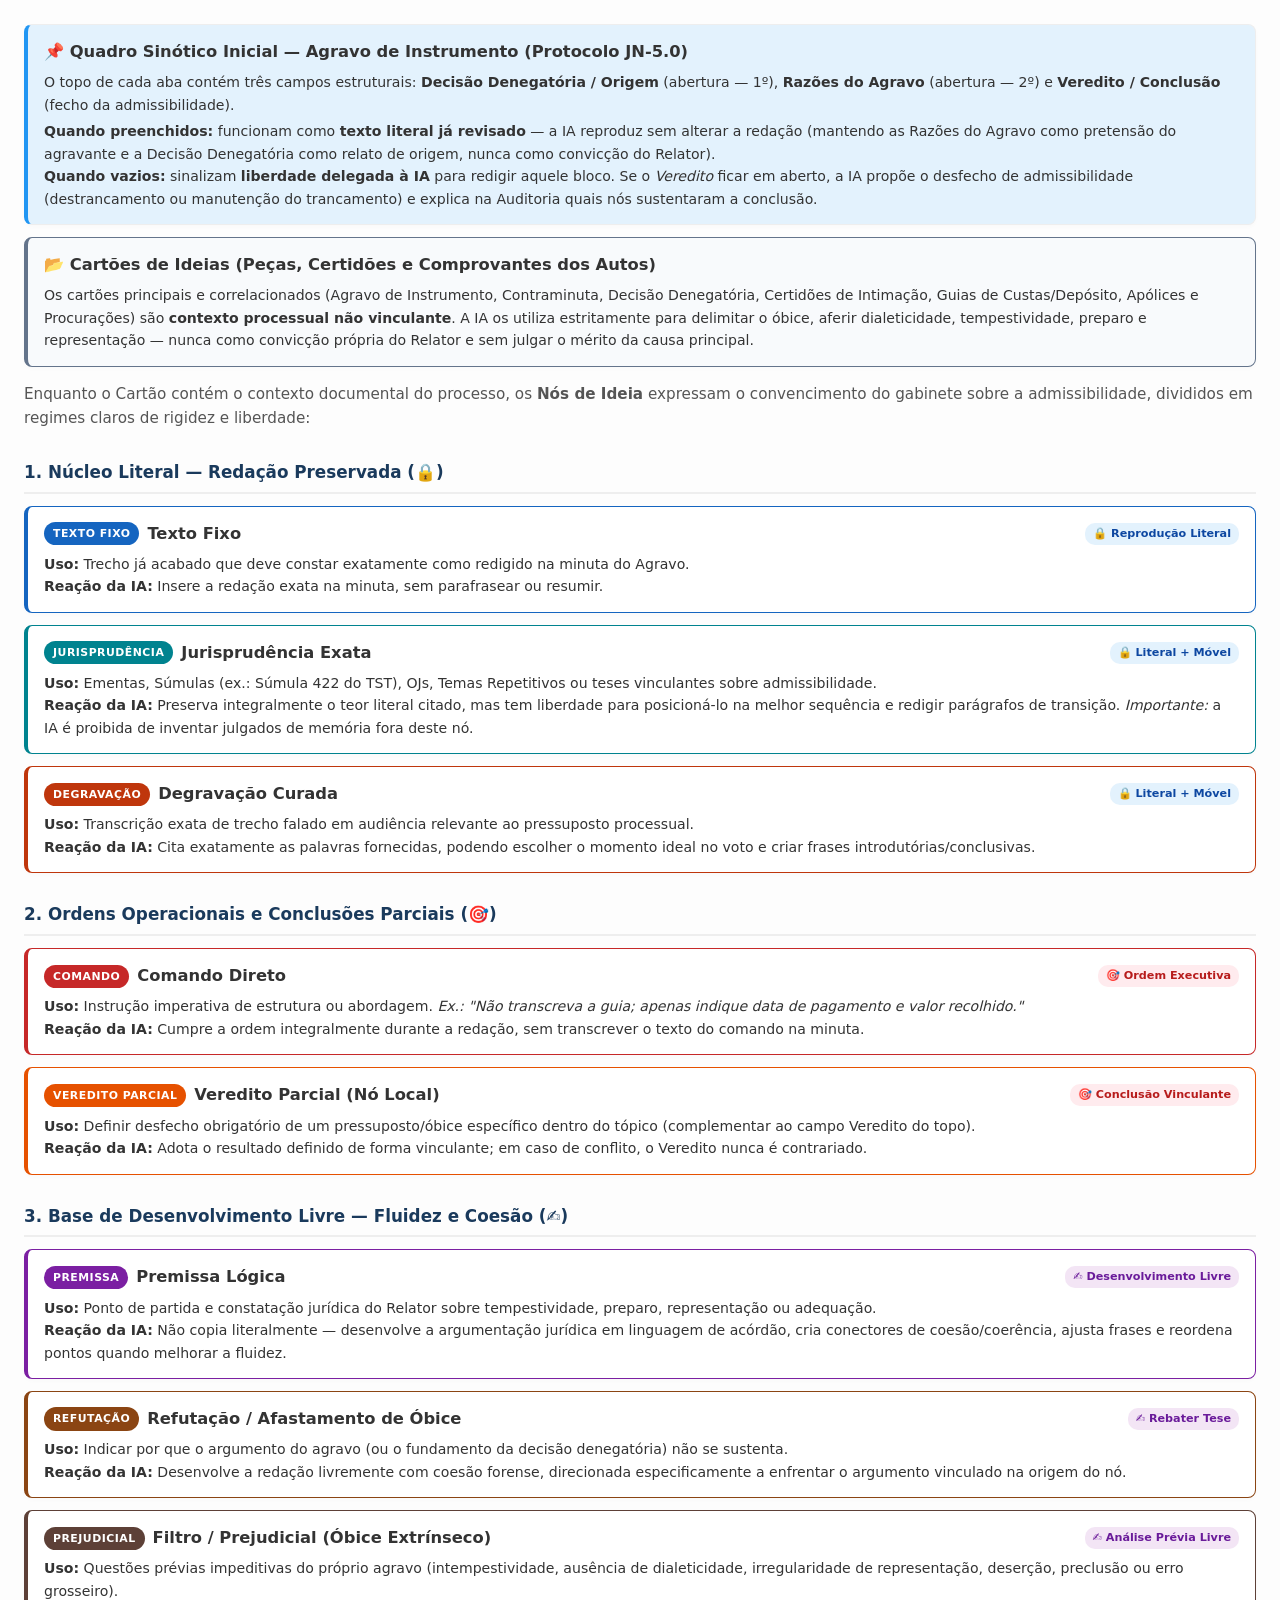
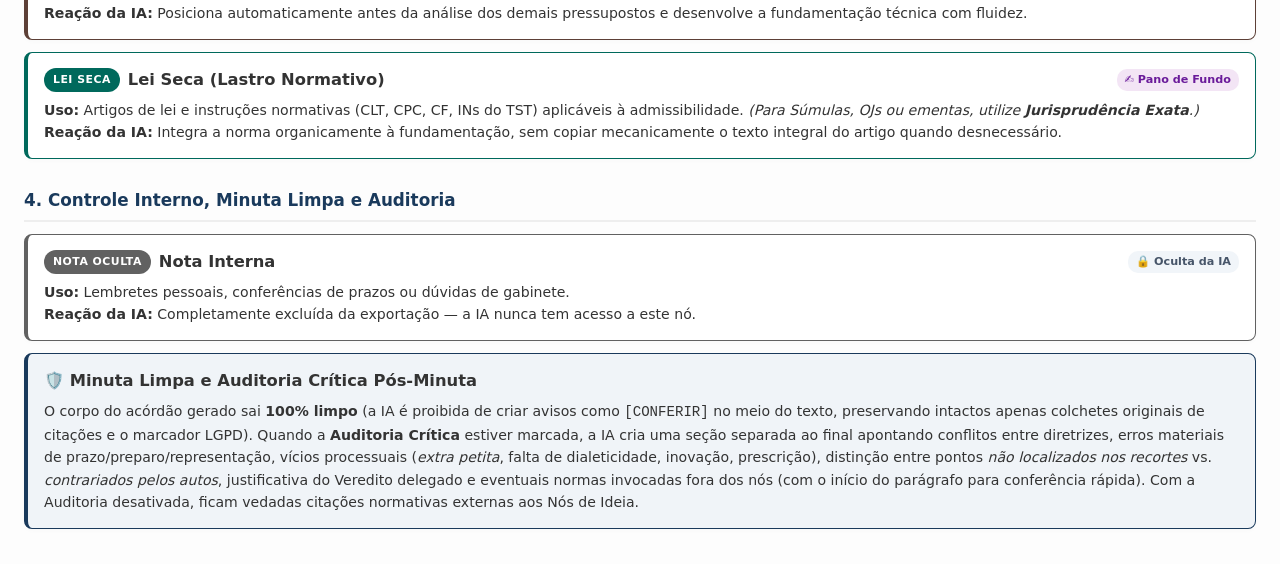
<file: agravo/ai_guia-ia.html>
<!DOCTYPE html>
<html lang="pt-BR">
<head>
    <meta charset="UTF-8">
    <style>
        body { font-family: 'Segoe UI', system-ui, sans-serif; color: #333; line-height: 1.6; padding: 24px; margin: 0; background: #fdfdfd; }
        p.intro { font-size: 0.95rem; color: #555; margin-bottom: 20px; }
        .guide-section { background: white; border: 1px solid #eee; border-left: 4px solid #ccc; padding: 14px 16px; border-radius: 8px; margin-bottom: 12px; box-shadow: 0 2px 4px rgba(0,0,0,0.02); }
        .guide-title { margin-top: 0; font-size: 1.02rem; display: flex; align-items: center; gap: 8px; flex-wrap: wrap; margin-bottom: 6px; }
        .badge { font-size: 0.68rem; padding: 3px 9px; border-radius: 12px; color: white; font-weight: bold; text-transform: uppercase; letter-spacing: 0.5px; }
        .regime-tag { font-size: 0.7rem; padding: 2px 8px; border-radius: 10px; font-weight: 700; margin-left: auto; }
        .r-literal { background: #e3f2fd; color: #0d47a1; }
        .r-ordem   { background: #ffebee; color: #b71c1c; }
        .r-livre   { background: #f3e5f5; color: #6a1b9a; }
        .r-oculto  { background: #f1f5f9; color: #475569; }
        .guide-section p { margin: 4px 0 0 0; font-size: 0.88rem; }

        /* Paleta Oficial do Sistema */
        .c-premissa  { border-color: #7b1fa2; } .c-premissa .badge  { background: #7b1fa2; }
        .c-comando   { border-color: #c62828; } .c-comando .badge   { background: #c62828; }
        .c-texto     { border-color: #1565c0; } .c-texto .badge     { background: #1565c0; }
        .c-juris     { border-color: #00838F; } .c-juris .badge     { background: #00838F; }
        .c-degrav    { border-color: #BF360C; } .c-degrav .badge    { background: #BF360C; }
        .c-nota      { border-color: #616161; } .c-nota .badge      { background: #616161; }
        .c-veredito  { border-color: #e65100; } .c-veredito .badge  { background: #e65100; }
        .c-fund      { border-color: #00695c; } .c-fund .badge      { background: #00695c; }
        .c-preli     { border-color: #5d4037; } .c-preli .badge     { background: #5d4037; }
        .c-refuta    { border-color: #8B4513; } .c-refuta .badge    { background: #8B4513; }
        .c-contexto  { border-color: #64748b; background: #f8fafc; }
        .c-auditoria { border-color: #1a3a5c; background: #f0f4f8; }

        h3 { margin-top: 28px; margin-bottom: 12px; font-size: 1.05rem; color: #1a3a5c; border-bottom: 2px solid #eee; padding-bottom: 6px; }
    </style>
</head>
<body>
    <div class="guide-section" style="border-left-color: #2196F3; background: #e3f2fd;">
        <h4 class="guide-title">📌 Quadro Sinótico Inicial — Agravo de Instrumento (Protocolo JN-5.0)</h4>
        <p>O topo de cada aba contém três campos estruturais: <strong>Decisão Denegatória / Origem</strong> (abertura — 1º), <strong>Razões do Agravo</strong> (abertura — 2º) e <strong>Veredito / Conclusão</strong> (fecho da admissibilidade).</p>
        <p><strong>Quando preenchidos:</strong> funcionam como <strong>texto literal já revisado</strong> — a IA reproduz sem alterar a redação (mantendo as Razões do Agravo como pretensão do agravante e a Decisão Denegatória como relato de origem, nunca como convicção do Relator).<br>
        <strong>Quando vazios:</strong> sinalizam <strong>liberdade delegada à IA</strong> para redigir aquele bloco. Se o <em>Veredito</em> ficar em aberto, a IA propõe o desfecho de admissibilidade (destrancamento ou manutenção do trancamento) e explica na Auditoria quais nós sustentaram a conclusão.</p>
    </div>

    <div class="guide-section c-contexto">
        <h4 class="guide-title">📂 Cartões de Ideias (Peças, Certidões e Comprovantes dos Autos)</h4>
        <p>Os cartões principais e correlacionados (Agravo de Instrumento, Contraminuta, Decisão Denegatória, Certidões de Intimação, Guias de Custas/Depósito, Apólices e Procurações) são <strong>contexto processual não vinculante</strong>. A IA os utiliza estritamente para delimitar o óbice, aferir dialeticidade, tempestividade, preparo e representação — nunca como convicção própria do Relator e sem julgar o mérito da causa principal.</p>
    </div>

    <p class="intro">Enquanto o Cartão contém o contexto documental do processo, os <strong>Nós de Ideia</strong> expressam o convencimento do gabinete sobre a admissibilidade, divididos em regimes claros de rigidez e liberdade:</p>

    <h3>1. Núcleo Literal — Redação Preservada (🔒)</h3>

    <div class="guide-section c-texto">
        <h4 class="guide-title"><span class="badge">Texto Fixo</span> Texto Fixo <span class="regime-tag r-literal">🔒 Reprodução Literal</span></h4>
        <p><strong>Uso:</strong> Trecho já acabado que deve constar exatamente como redigido na minuta do Agravo.<br>
        <strong>Reação da IA:</strong> Insere a redação exata na minuta, sem parafrasear ou resumir.</p>
    </div>

    <div class="guide-section c-juris">
        <h4 class="guide-title"><span class="badge">Jurisprudência</span> Jurisprudência Exata <span class="regime-tag r-literal">🔒 Literal + Móvel</span></h4>
        <p><strong>Uso:</strong> Ementas, Súmulas (ex.: Súmula 422 do TST), OJs, Temas Repetitivos ou teses vinculantes sobre admissibilidade.<br>
        <strong>Reação da IA:</strong> Preserva integralmente o teor literal citado, mas tem liberdade para posicioná-lo na melhor sequência e redigir parágrafos de transição. <em>Importante:</em> a IA é proibida de inventar julgados de memória fora deste nó.</p>
    </div>

    <div class="guide-section c-degrav">
        <h4 class="guide-title"><span class="badge">Degravação</span> Degravação Curada <span class="regime-tag r-literal">🔒 Literal + Móvel</span></h4>
        <p><strong>Uso:</strong> Transcrição exata de trecho falado em audiência relevante ao pressuposto processual.<br>
        <strong>Reação da IA:</strong> Cita exatamente as palavras fornecidas, podendo escolher o momento ideal no voto e criar frases introdutórias/conclusivas.</p>
    </div>

    <h3>2. Ordens Operacionais e Conclusões Parciais (🎯)</h3>

    <div class="guide-section c-comando">
        <h4 class="guide-title"><span class="badge">Comando</span> Comando Direto <span class="regime-tag r-ordem">🎯 Ordem Executiva</span></h4>
        <p><strong>Uso:</strong> Instrução imperativa de estrutura ou abordagem. <em>Ex.: "Não transcreva a guia; apenas indique data de pagamento e valor recolhido."</em><br>
        <strong>Reação da IA:</strong> Cumpre a ordem integralmente durante a redação, sem transcrever o texto do comando na minuta.</p>
    </div>

    <div class="guide-section c-veredito">
        <h4 class="guide-title"><span class="badge">Veredito Parcial</span> Veredito Parcial (Nó Local) <span class="regime-tag r-ordem">🎯 Conclusão Vinculante</span></h4>
        <p><strong>Uso:</strong> Definir desfecho obrigatório de um pressuposto/óbice específico dentro do tópico (complementar ao campo Veredito do topo).<br>
        <strong>Reação da IA:</strong> Adota o resultado definido de forma vinculante; em caso de conflito, o Veredito nunca é contrariado.</p>
    </div>

    <h3>3. Base de Desenvolvimento Livre — Fluidez e Coesão (✍️)</h3>

    <div class="guide-section c-premissa">
        <h4 class="guide-title"><span class="badge">Premissa</span> Premissa Lógica <span class="regime-tag r-livre">✍️ Desenvolvimento Livre</span></h4>
        <p><strong>Uso:</strong> Ponto de partida e constatação jurídica do Relator sobre tempestividade, preparo, representação ou adequação.<br>
        <strong>Reação da IA:</strong> Não copia literalmente — desenvolve a argumentação jurídica em linguagem de acórdão, cria conectores de coesão/coerência, ajusta frases e reordena pontos quando melhorar a fluidez.</p>
    </div>

    <div class="guide-section c-refuta">
        <h4 class="guide-title"><span class="badge">Refutação</span> Refutação / Afastamento de Óbice <span class="regime-tag r-livre">✍️ Rebater Tese</span></h4>
        <p><strong>Uso:</strong> Indicar por que o argumento do agravo (ou o fundamento da decisão denegatória) não se sustenta.<br>
        <strong>Reação da IA:</strong> Desenvolve a redação livremente com coesão forense, direcionada especificamente a enfrentar o argumento vinculado na origem do nó.</p>
    </div>

    <div class="guide-section c-preli">
        <h4 class="guide-title"><span class="badge">Prejudicial</span> Filtro / Prejudicial (Óbice Extrínseco) <span class="regime-tag r-livre">✍️ Análise Prévia Livre</span></h4>
        <p><strong>Uso:</strong> Questões prévias impeditivas do próprio agravo (intempestividade, ausência de dialeticidade, irregularidade de representação, deserção, preclusão ou erro grosseiro).<br>
        <strong>Reação da IA:</strong> Posiciona automaticamente antes da análise dos demais pressupostos e desenvolve a fundamentação técnica com fluidez.</p>
    </div>

    <div class="guide-section c-fund">
        <h4 class="guide-title"><span class="badge">Lei Seca</span> Lei Seca (Lastro Normativo) <span class="regime-tag r-livre">✍️ Pano de Fundo</span></h4>
        <p><strong>Uso:</strong> Artigos de lei e instruções normativas (CLT, CPC, CF, INs do TST) aplicáveis à admissibilidade. <em>(Para Súmulas, OJs ou ementas, utilize <strong>Jurisprudência Exata</strong>.)</em><br>
        <strong>Reação da IA:</strong> Integra a norma organicamente à fundamentação, sem copiar mecanicamente o texto integral do artigo quando desnecessário.</p>
    </div>

    <h3>4. Controle Interno, Minuta Limpa e Auditoria</h3>

    <div class="guide-section c-nota">
        <h4 class="guide-title"><span class="badge">Nota Oculta</span> Nota Interna <span class="regime-tag r-oculto">🔒 Oculta da IA</span></h4>
        <p><strong>Uso:</strong> Lembretes pessoais, conferências de prazos ou dúvidas de gabinete.<br>
        <strong>Reação da IA:</strong> Completamente excluída da exportação — a IA nunca tem acesso a este nó.</p>
    </div>

    <div class="guide-section c-auditoria">
        <h4 class="guide-title">🛡️ Minuta Limpa e Auditoria Crítica Pós-Minuta</h4>
        <p>O corpo do acórdão gerado sai <strong>100% limpo</strong> (a IA é proibida de criar avisos como <code>[CONFERIR]</code> no meio do texto, preservando intactos apenas colchetes originais de citações e o marcador LGPD). Quando a <strong>Auditoria Crítica</strong> estiver marcada, a IA cria uma seção separada ao final apontando conflitos entre diretrizes, erros materiais de prazo/preparo/representação, vícios processuais (<em>extra petita</em>, falta de dialeticidade, inovação, prescrição), distinção entre pontos <em>não localizados nos recortes</em> vs. <em>contrariados pelos autos</em>, justificativa do Veredito delegado e eventuais normas invocadas fora dos nós (com o início do parágrafo para conferência rápida). Com a Auditoria desativada, ficam vedadas citações normativas externas aos Nós de Ideia.</p>
    </div>
</body>
</html>
</file>
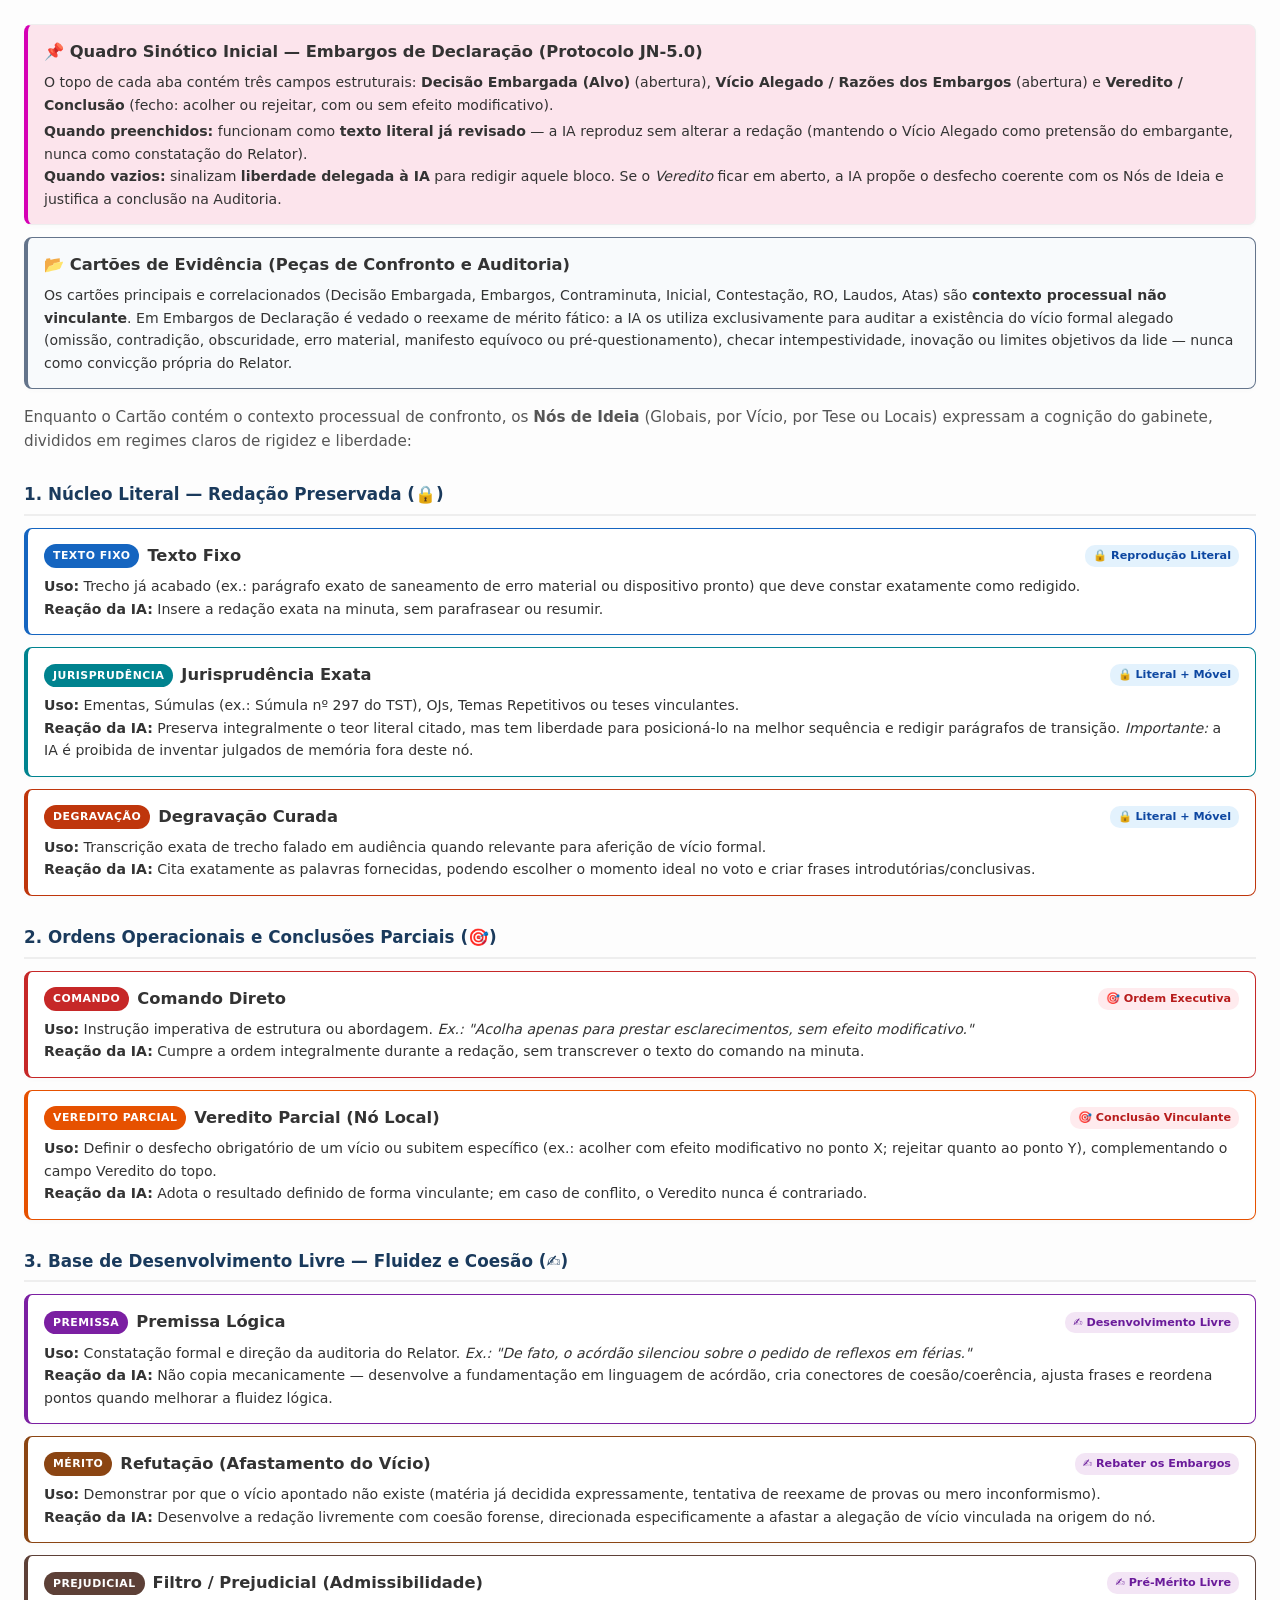
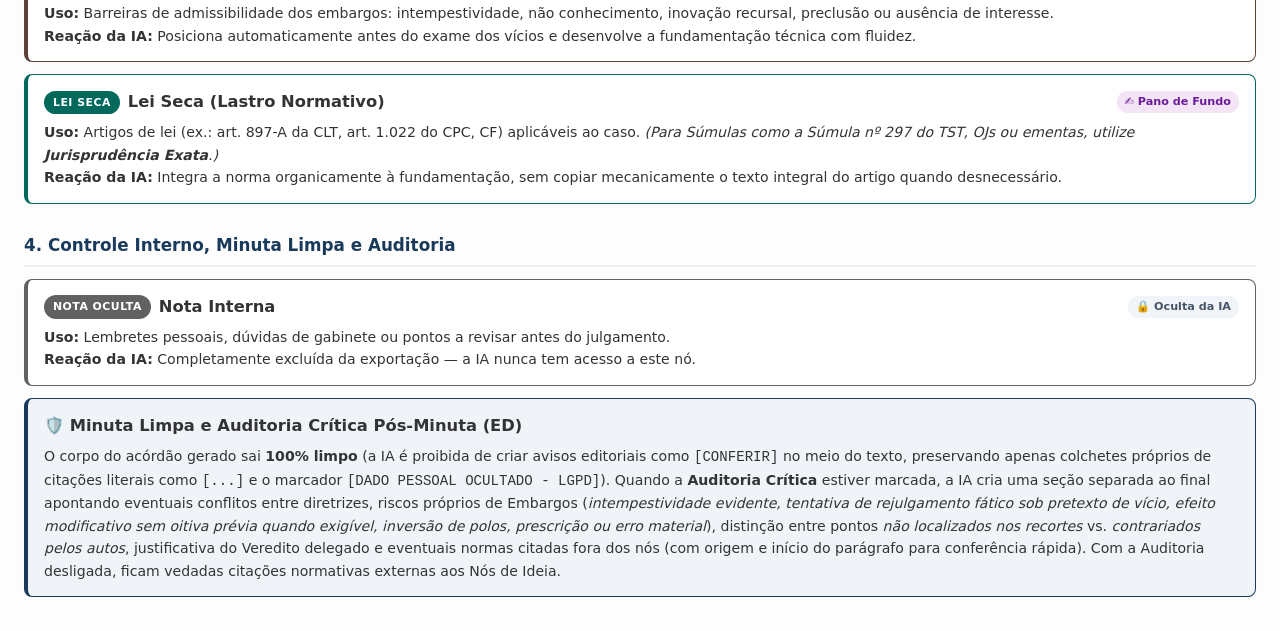
<file: embargos/ed_guia-ia.html>
<!DOCTYPE html>
<html lang="pt-BR">
<head>
    <meta charset="UTF-8">
    <style>
        body { font-family: 'Segoe UI', system-ui, sans-serif; color: #333; line-height: 1.6; padding: 24px; margin: 0; background: #fdfdfd; }
        p.intro { font-size: 0.95rem; color: #555; margin-bottom: 20px; }
        .guide-section { background: white; border: 1px solid #eee; border-left: 4px solid #ccc; padding: 14px 16px; border-radius: 8px; margin-bottom: 12px; box-shadow: 0 2px 4px rgba(0,0,0,0.02); }
        .guide-title { margin-top: 0; font-size: 1.02rem; display: flex; align-items: center; gap: 8px; flex-wrap: wrap; margin-bottom: 6px; }
        .badge { font-size: 0.68rem; padding: 3px 9px; border-radius: 12px; color: white; font-weight: bold; text-transform: uppercase; letter-spacing: 0.5px; }
        .regime-tag { font-size: 0.7rem; padding: 2px 8px; border-radius: 10px; font-weight: 700; margin-left: auto; }
        .r-literal { background: #e3f2fd; color: #0d47a1; }
        .r-ordem   { background: #ffebee; color: #b71c1c; }
        .r-livre   { background: #f3e5f5; color: #6a1b9a; }
        .r-oculto  { background: #f1f5f9; color: #475569; }
        .guide-section p { margin: 4px 0 0 0; font-size: 0.88rem; }

        /* Paleta Oficial do Sistema */
        .c-premissa  { border-color: #7b1fa2; } .c-premissa .badge  { background: #7b1fa2; }
        .c-comando   { border-color: #c62828; } .c-comando .badge   { background: #c62828; }
        .c-texto     { border-color: #1565c0; } .c-texto .badge     { background: #1565c0; }
        .c-juris     { border-color: #00838F; } .c-juris .badge     { background: #00838F; }
        .c-degrav    { border-color: #BF360C; } .c-degrav .badge    { background: #BF360C; }
        .c-nota      { border-color: #616161; } .c-nota .badge      { background: #616161; }
        .c-veredito  { border-color: #e65100; } .c-veredito .badge  { background: #e65100; }
        .c-fund      { border-color: #00695c; } .c-fund .badge      { background: #00695c; }
        .c-preli     { border-color: #5d4037; } .c-preli .badge     { background: #5d4037; }
        .c-refuta    { border-color: #8B4513; } .c-refuta .badge    { background: #8B4513; }
        .c-contexto  { border-color: #64748b; background: #f8fafc; }
        .c-auditoria { border-color: #1a3a5c; background: #f0f4f8; }

        h3 { margin-top: 28px; margin-bottom: 12px; font-size: 1.05rem; color: #1a3a5c; border-bottom: 2px solid #eee; padding-bottom: 6px; }
    </style>
</head>
<body>
    <div class="guide-section" style="border-left-color: #D500B5; background: #fce4ec;">
        <h4 class="guide-title">📌 Quadro Sinótico Inicial — Embargos de Declaração (Protocolo JN-5.0)</h4>
        <p>O topo de cada aba contém três campos estruturais: <strong>Decisão Embargada (Alvo)</strong> (abertura), <strong>Vício Alegado / Razões dos Embargos</strong> (abertura) e <strong>Veredito / Conclusão</strong> (fecho: acolher ou rejeitar, com ou sem efeito modificativo).</p>
        <p><strong>Quando preenchidos:</strong> funcionam como <strong>texto literal já revisado</strong> — a IA reproduz sem alterar a redação (mantendo o Vício Alegado como pretensão do embargante, nunca como constatação do Relator).<br>
        <strong>Quando vazios:</strong> sinalizam <strong>liberdade delegada à IA</strong> para redigir aquele bloco. Se o <em>Veredito</em> ficar em aberto, a IA propõe o desfecho coerente com os Nós de Ideia e justifica a conclusão na Auditoria.</p>
    </div>

    <div class="guide-section c-contexto">
        <h4 class="guide-title">📂 Cartões de Evidência (Peças de Confronto e Auditoria)</h4>
        <p>Os cartões principais e correlacionados (Decisão Embargada, Embargos, Contraminuta, Inicial, Contestação, RO, Laudos, Atas) são <strong>contexto processual não vinculante</strong>. Em Embargos de Declaração é vedado o reexame de mérito fático: a IA os utiliza exclusivamente para auditar a existência do vício formal alegado (omissão, contradição, obscuridade, erro material, manifesto equívoco ou pré-questionamento), checar intempestividade, inovação ou limites objetivos da lide — nunca como convicção própria do Relator.</p>
    </div>

    <p class="intro">Enquanto o Cartão contém o contexto processual de confronto, os <strong>Nós de Ideia</strong> (Globais, por Vício, por Tese ou Locais) expressam a cognição do gabinete, divididos em regimes claros de rigidez e liberdade:</p>

    <h3>1. Núcleo Literal — Redação Preservada (🔒)</h3>

    <div class="guide-section c-texto">
        <h4 class="guide-title"><span class="badge">Texto Fixo</span> Texto Fixo <span class="regime-tag r-literal">🔒 Reprodução Literal</span></h4>
        <p><strong>Uso:</strong> Trecho já acabado (ex.: parágrafo exato de saneamento de erro material ou dispositivo pronto) que deve constar exatamente como redigido.<br>
        <strong>Reação da IA:</strong> Insere a redação exata na minuta, sem parafrasear ou resumir.</p>
    </div>

    <div class="guide-section c-juris">
        <h4 class="guide-title"><span class="badge">Jurisprudência</span> Jurisprudência Exata <span class="regime-tag r-literal">🔒 Literal + Móvel</span></h4>
        <p><strong>Uso:</strong> Ementas, Súmulas (ex.: Súmula nº 297 do TST), OJs, Temas Repetitivos ou teses vinculantes.<br>
        <strong>Reação da IA:</strong> Preserva integralmente o teor literal citado, mas tem liberdade para posicioná-lo na melhor sequência e redigir parágrafos de transição. <em>Importante:</em> a IA é proibida de inventar julgados de memória fora deste nó.</p>
    </div>

    <div class="guide-section c-degrav">
        <h4 class="guide-title"><span class="badge">Degravação</span> Degravação Curada <span class="regime-tag r-literal">🔒 Literal + Móvel</span></h4>
        <p><strong>Uso:</strong> Transcrição exata de trecho falado em audiência quando relevante para aferição de vício formal.<br>
        <strong>Reação da IA:</strong> Cita exatamente as palavras fornecidas, podendo escolher o momento ideal no voto e criar frases introdutórias/conclusivas.</p>
    </div>

    <h3>2. Ordens Operacionais e Conclusões Parciais (🎯)</h3>

    <div class="guide-section c-comando">
        <h4 class="guide-title"><span class="badge">Comando</span> Comando Direto <span class="regime-tag r-ordem">🎯 Ordem Executiva</span></h4>
        <p><strong>Uso:</strong> Instrução imperativa de estrutura ou abordagem. <em>Ex.: "Acolha apenas para prestar esclarecimentos, sem efeito modificativo."</em><br>
        <strong>Reação da IA:</strong> Cumpre a ordem integralmente durante a redação, sem transcrever o texto do comando na minuta.</p>
    </div>

    <div class="guide-section c-veredito">
        <h4 class="guide-title"><span class="badge">Veredito Parcial</span> Veredito Parcial (Nó Local) <span class="regime-tag r-ordem">🎯 Conclusão Vinculante</span></h4>
        <p><strong>Uso:</strong> Definir o desfecho obrigatório de um vício ou subitem específico (ex.: acolher com efeito modificativo no ponto X; rejeitar quanto ao ponto Y), complementando o campo Veredito do topo.<br>
        <strong>Reação da IA:</strong> Adota o resultado definido de forma vinculante; em caso de conflito, o Veredito nunca é contrariado.</p>
    </div>

    <h3>3. Base de Desenvolvimento Livre — Fluidez e Coesão (✍️)</h3>

    <div class="guide-section c-premissa">
        <h4 class="guide-title"><span class="badge">Premissa</span> Premissa Lógica <span class="regime-tag r-livre">✍️ Desenvolvimento Livre</span></h4>
        <p><strong>Uso:</strong> Constatação formal e direção da auditoria do Relator. <em>Ex.: "De fato, o acórdão silenciou sobre o pedido de reflexos em férias."</em><br>
        <strong>Reação da IA:</strong> Não copia mecanicamente — desenvolve a fundamentação em linguagem de acórdão, cria conectores de coesão/coerência, ajusta frases e reordena pontos quando melhorar a fluidez lógica.</p>
    </div>

    <div class="guide-section c-refuta">
        <h4 class="guide-title"><span class="badge">Mérito</span> Refutação (Afastamento do Vício) <span class="regime-tag r-livre">✍️ Rebater os Embargos</span></h4>
        <p><strong>Uso:</strong> Demonstrar por que o vício apontado não existe (matéria já decidida expressamente, tentativa de reexame de provas ou mero inconformismo).<br>
        <strong>Reação da IA:</strong> Desenvolve a redação livremente com coesão forense, direcionada especificamente a afastar a alegação de vício vinculada na origem do nó.</p>
    </div>

    <div class="guide-section c-preli">
        <h4 class="guide-title"><span class="badge">Prejudicial</span> Filtro / Prejudicial (Admissibilidade) <span class="regime-tag r-livre">✍️ Pré-Mérito Livre</span></h4>
        <p><strong>Uso:</strong> Barreiras de admissibilidade dos embargos: intempestividade, não conhecimento, inovação recursal, preclusão ou ausência de interesse.<br>
        <strong>Reação da IA:</strong> Posiciona automaticamente antes do exame dos vícios e desenvolve a fundamentação técnica com fluidez.</p>
    </div>

    <div class="guide-section c-fund">
        <h4 class="guide-title"><span class="badge">Lei Seca</span> Lei Seca (Lastro Normativo) <span class="regime-tag r-livre">✍️ Pano de Fundo</span></h4>
        <p><strong>Uso:</strong> Artigos de lei (ex.: art. 897-A da CLT, art. 1.022 do CPC, CF) aplicáveis ao caso. <em>(Para Súmulas como a Súmula nº 297 do TST, OJs ou ementas, utilize <strong>Jurisprudência Exata</strong>.)</em><br>
        <strong>Reação da IA:</strong> Integra a norma organicamente à fundamentação, sem copiar mecanicamente o texto integral do artigo quando desnecessário.</p>
    </div>

    <h3>4. Controle Interno, Minuta Limpa e Auditoria</h3>

    <div class="guide-section c-nota">
        <h4 class="guide-title"><span class="badge">Nota Oculta</span> Nota Interna <span class="regime-tag r-oculto">🔒 Oculta da IA</span></h4>
        <p><strong>Uso:</strong> Lembretes pessoais, dúvidas de gabinete ou pontos a revisar antes do julgamento.<br>
        <strong>Reação da IA:</strong> Completamente excluída da exportação — a IA nunca tem acesso a este nó.</p>
    </div>

    <div class="guide-section c-auditoria">
        <h4 class="guide-title">🛡️ Minuta Limpa e Auditoria Crítica Pós-Minuta (ED)</h4>
        <p>O corpo do acórdão gerado sai <strong>100% limpo</strong> (a IA é proibida de criar avisos editoriais como <code>[CONFERIR]</code> no meio do texto, preservando apenas colchetes próprios de citações literais como <code>[...]</code> e o marcador <code>[DADO PESSOAL OCULTADO - LGPD]</code>). Quando a <strong>Auditoria Crítica</strong> estiver marcada, a IA cria uma seção separada ao final apontando eventuais conflitos entre diretrizes, riscos próprios de Embargos (<em>intempestividade evidente, tentativa de rejulgamento fático sob pretexto de vício, efeito modificativo sem oitiva prévia quando exigível, inversão de polos, prescrição ou erro material</em>), distinção entre pontos <em>não localizados nos recortes</em> vs. <em>contrariados pelos autos</em>, justificativa do Veredito delegado e eventuais normas citadas fora dos nós (com origem e início do parágrafo para conferência rápida). Com a Auditoria desligada, ficam vedadas citações normativas externas aos Nós de Ideia.</p>
    </div>
</body>
</html>
</file>
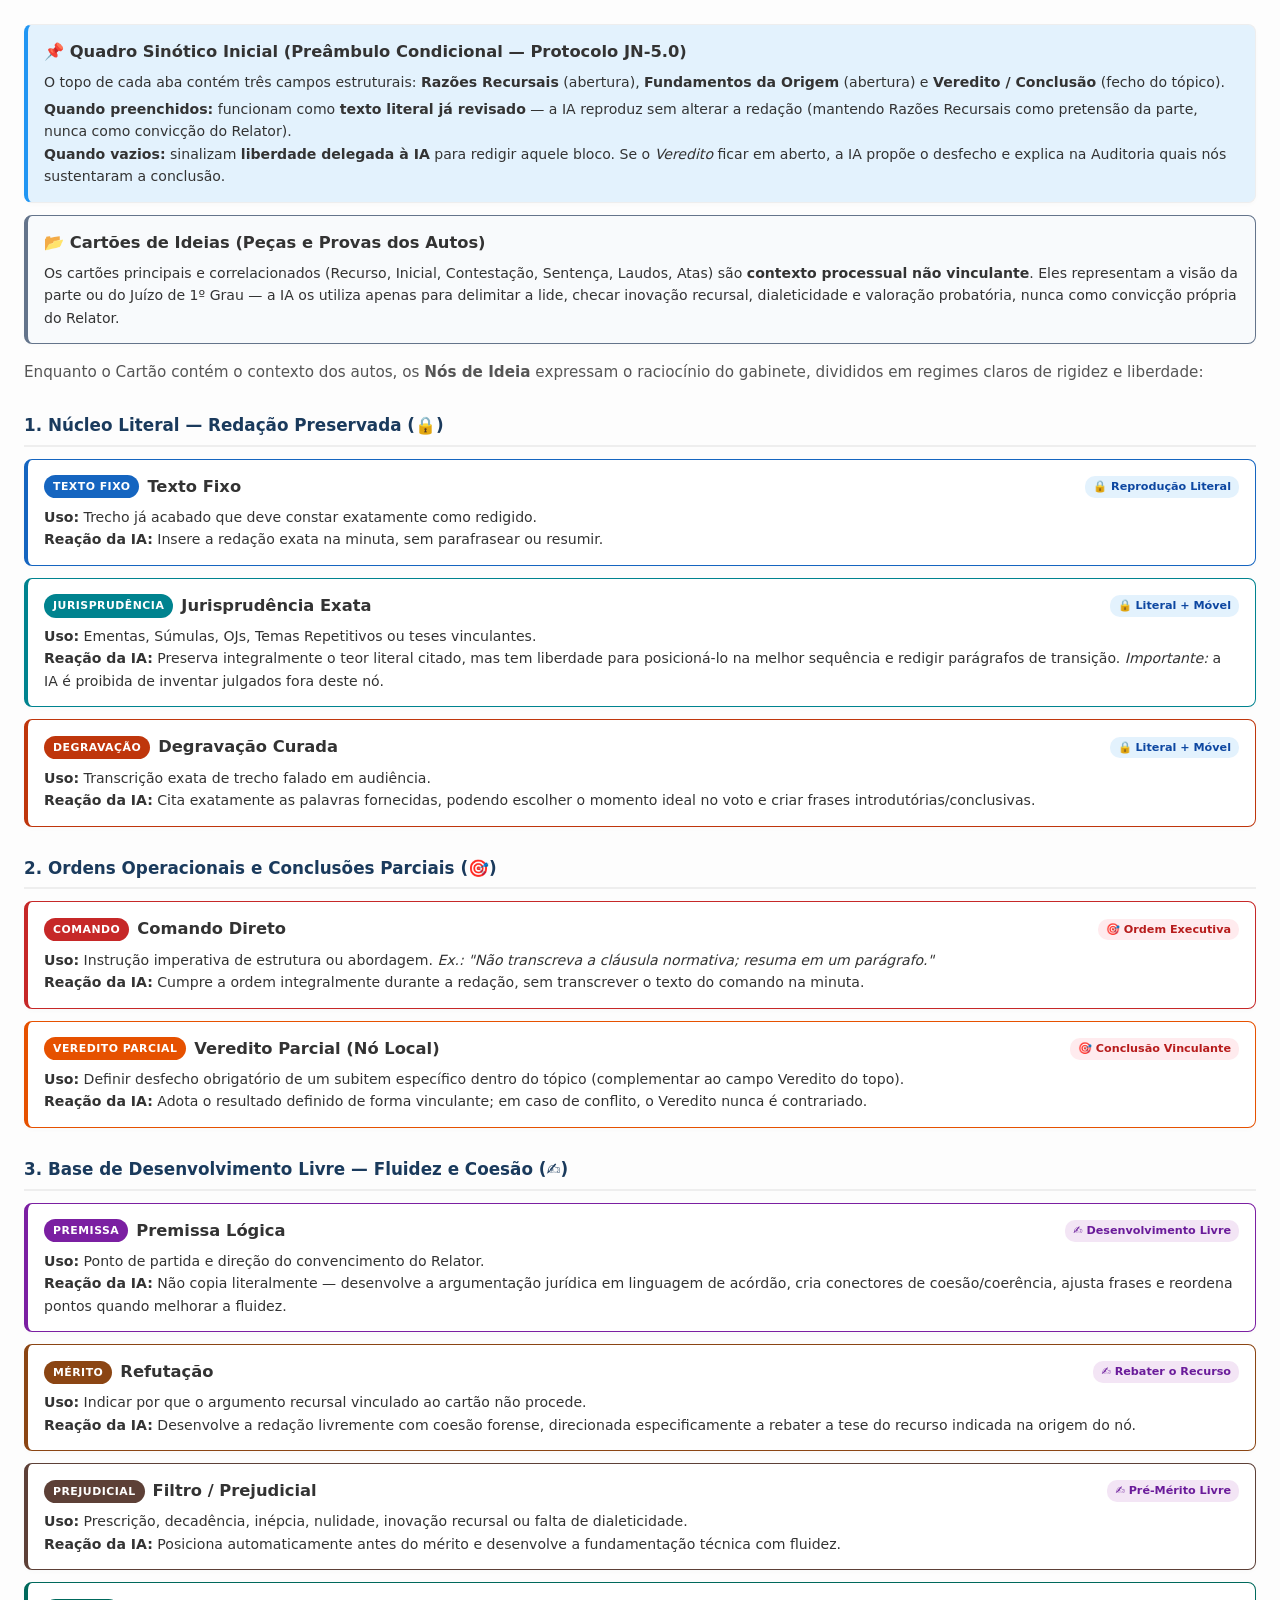
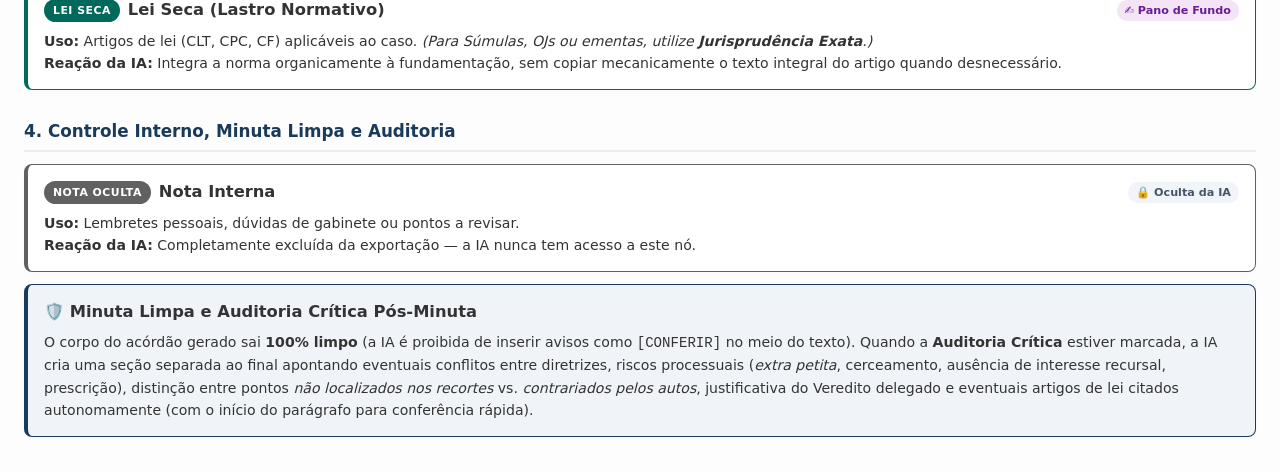
<file: recurso/guia-ia.html>
<!DOCTYPE html>
<html lang="pt-BR">
<head>
    <meta charset="UTF-8">
    <style>
        body { font-family: 'Segoe UI', system-ui, sans-serif; color: #333; line-height: 1.6; padding: 24px; margin: 0; background: #fdfdfd; }
        p.intro { font-size: 0.95rem; color: #555; margin-bottom: 20px; }
        .guide-section { background: white; border: 1px solid #eee; border-left: 4px solid #ccc; padding: 14px 16px; border-radius: 8px; margin-bottom: 12px; box-shadow: 0 2px 4px rgba(0,0,0,0.02); }
        .guide-title { margin-top: 0; font-size: 1.02rem; display: flex; align-items: center; gap: 8px; flex-wrap: wrap; margin-bottom: 6px; }
        .badge { font-size: 0.68rem; padding: 3px 9px; border-radius: 12px; color: white; font-weight: bold; text-transform: uppercase; letter-spacing: 0.5px; }
        .regime-tag { font-size: 0.7rem; padding: 2px 8px; border-radius: 10px; font-weight: 700; margin-left: auto; }
        .r-literal { background: #e3f2fd; color: #0d47a1; }
        .r-ordem   { background: #ffebee; color: #b71c1c; }
        .r-livre   { background: #f3e5f5; color: #6a1b9a; }
        .r-oculto  { background: #f1f5f9; color: #475569; }
        .guide-section p { margin: 4px 0 0 0; font-size: 0.88rem; }

        /* Paleta Oficial do Sistema */
        .c-premissa  { border-color: #7b1fa2; } .c-premissa .badge  { background: #7b1fa2; }
        .c-comando   { border-color: #c62828; } .c-comando .badge   { background: #c62828; }
        .c-texto     { border-color: #1565c0; } .c-texto .badge     { background: #1565c0; }
        .c-juris     { border-color: #00838F; } .c-juris .badge     { background: #00838F; }
        .c-degrav    { border-color: #BF360C; } .c-degrav .badge    { background: #BF360C; }
        .c-nota      { border-color: #616161; } .c-nota .badge      { background: #616161; }
        .c-veredito  { border-color: #e65100; } .c-veredito .badge  { background: #e65100; }
        .c-fund      { border-color: #00695c; } .c-fund .badge      { background: #00695c; }
        .c-preli     { border-color: #5d4037; } .c-preli .badge     { background: #5d4037; }
        .c-refuta    { border-color: #8B4513; } .c-refuta .badge    { background: #8B4513; }
        .c-contexto  { border-color: #64748b; background: #f8fafc; }
        .c-auditoria { border-color: #1a3a5c; background: #f0f4f8; }

        h3 { margin-top: 28px; margin-bottom: 12px; font-size: 1.05rem; color: #1a3a5c; border-bottom: 2px solid #eee; padding-bottom: 6px; }
    </style>
</head>
<body>
    <div class="guide-section" style="border-left-color: #2196F3; background: #e3f2fd;">
        <h4 class="guide-title">📌 Quadro Sinótico Inicial (Preâmbulo Condicional — Protocolo JN-5.0)</h4>
        <p>O topo de cada aba contém três campos estruturais: <strong>Razões Recursais</strong> (abertura), <strong>Fundamentos da Origem</strong> (abertura) e <strong>Veredito / Conclusão</strong> (fecho do tópico).</p>
        <p><strong>Quando preenchidos:</strong> funcionam como <strong>texto literal já revisado</strong> — a IA reproduz sem alterar a redação (mantendo Razões Recursais como pretensão da parte, nunca como convicção do Relator).<br>
        <strong>Quando vazios:</strong> sinalizam <strong>liberdade delegada à IA</strong> para redigir aquele bloco. Se o <em>Veredito</em> ficar em aberto, a IA propõe o desfecho e explica na Auditoria quais nós sustentaram a conclusão.</p>
    </div>

    <div class="guide-section c-contexto">
        <h4 class="guide-title">📂 Cartões de Ideias (Peças e Provas dos Autos)</h4>
        <p>Os cartões principais e correlacionados (Recurso, Inicial, Contestação, Sentença, Laudos, Atas) são <strong>contexto processual não vinculante</strong>. Eles representam a visão da parte ou do Juízo de 1º Grau — a IA os utiliza apenas para delimitar a lide, checar inovação recursal, dialeticidade e valoração probatória, nunca como convicção própria do Relator.</p>
    </div>

    <p class="intro">Enquanto o Cartão contém o contexto dos autos, os <strong>Nós de Ideia</strong> expressam o raciocínio do gabinete, divididos em regimes claros de rigidez e liberdade:</p>

    <h3>1. Núcleo Literal — Redação Preservada (🔒)</h3>

    <div class="guide-section c-texto">
        <h4 class="guide-title"><span class="badge">Texto Fixo</span> Texto Fixo <span class="regime-tag r-literal">🔒 Reprodução Literal</span></h4>
        <p><strong>Uso:</strong> Trecho já acabado que deve constar exatamente como redigido.<br>
        <strong>Reação da IA:</strong> Insere a redação exata na minuta, sem parafrasear ou resumir.</p>
    </div>

    <div class="guide-section c-juris">
        <h4 class="guide-title"><span class="badge">Jurisprudência</span> Jurisprudência Exata <span class="regime-tag r-literal">🔒 Literal + Móvel</span></h4>
        <p><strong>Uso:</strong> Ementas, Súmulas, OJs, Temas Repetitivos ou teses vinculantes.<br>
        <strong>Reação da IA:</strong> Preserva integralmente o teor literal citado, mas tem liberdade para posicioná-lo na melhor sequência e redigir parágrafos de transição. <em>Importante:</em> a IA é proibida de inventar julgados fora deste nó.</p>
    </div>

    <div class="guide-section c-degrav">
        <h4 class="guide-title"><span class="badge">Degravação</span> Degravação Curada <span class="regime-tag r-literal">🔒 Literal + Móvel</span></h4>
        <p><strong>Uso:</strong> Transcrição exata de trecho falado em audiência.<br>
        <strong>Reação da IA:</strong> Cita exatamente as palavras fornecidas, podendo escolher o momento ideal no voto e criar frases introdutórias/conclusivas.</p>
    </div>

    <h3>2. Ordens Operacionais e Conclusões Parciais (🎯)</h3>

    <div class="guide-section c-comando">
        <h4 class="guide-title"><span class="badge">Comando</span> Comando Direto <span class="regime-tag r-ordem">🎯 Ordem Executiva</span></h4>
        <p><strong>Uso:</strong> Instrução imperativa de estrutura ou abordagem. <em>Ex.: "Não transcreva a cláusula normativa; resuma em um parágrafo."</em><br>
        <strong>Reação da IA:</strong> Cumpre a ordem integralmente durante a redação, sem transcrever o texto do comando na minuta.</p>
    </div>

    <div class="guide-section c-veredito">
        <h4 class="guide-title"><span class="badge">Veredito Parcial</span> Veredito Parcial (Nó Local) <span class="regime-tag r-ordem">🎯 Conclusão Vinculante</span></h4>
        <p><strong>Uso:</strong> Definir desfecho obrigatório de um subitem específico dentro do tópico (complementar ao campo Veredito do topo).<br>
        <strong>Reação da IA:</strong> Adota o resultado definido de forma vinculante; em caso de conflito, o Veredito nunca é contrariado.</p>
    </div>

    <h3>3. Base de Desenvolvimento Livre — Fluidez e Coesão (✍️)</h3>

    <div class="guide-section c-premissa">
        <h4 class="guide-title"><span class="badge">Premissa</span> Premissa Lógica <span class="regime-tag r-livre">✍️ Desenvolvimento Livre</span></h4>
        <p><strong>Uso:</strong> Ponto de partida e direção do convencimento do Relator.<br>
        <strong>Reação da IA:</strong> Não copia literalmente — desenvolve a argumentação jurídica em linguagem de acórdão, cria conectores de coesão/coerência, ajusta frases e reordena pontos quando melhorar a fluidez.</p>
    </div>

    <div class="guide-section c-refuta">
        <h4 class="guide-title"><span class="badge">Mérito</span> Refutação <span class="regime-tag r-livre">✍️ Rebater o Recurso</span></h4>
        <p><strong>Uso:</strong> Indicar por que o argumento recursal vinculado ao cartão não procede.<br>
        <strong>Reação da IA:</strong> Desenvolve a redação livremente com coesão forense, direcionada especificamente a rebater a tese do recurso indicada na origem do nó.</p>
    </div>

    <div class="guide-section c-preli">
        <h4 class="guide-title"><span class="badge">Prejudicial</span> Filtro / Prejudicial <span class="regime-tag r-livre">✍️ Pré-Mérito Livre</span></h4>
        <p><strong>Uso:</strong> Prescrição, decadência, inépcia, nulidade, inovação recursal ou falta de dialeticidade.<br>
        <strong>Reação da IA:</strong> Posiciona automaticamente antes do mérito e desenvolve a fundamentação técnica com fluidez.</p>
    </div>

    <div class="guide-section c-fund">
        <h4 class="guide-title"><span class="badge">Lei Seca</span> Lei Seca (Lastro Normativo) <span class="regime-tag r-livre">✍️ Pano de Fundo</span></h4>
        <p><strong>Uso:</strong> Artigos de lei (CLT, CPC, CF) aplicáveis ao caso. <em>(Para Súmulas, OJs ou ementas, utilize <strong>Jurisprudência Exata</strong>.)</em><br>
        <strong>Reação da IA:</strong> Integra a norma organicamente à fundamentação, sem copiar mecanicamente o texto integral do artigo quando desnecessário.</p>
    </div>

    <h3>4. Controle Interno, Minuta Limpa e Auditoria</h3>

    <div class="guide-section c-nota">
        <h4 class="guide-title"><span class="badge">Nota Oculta</span> Nota Interna <span class="regime-tag r-oculto">🔒 Oculta da IA</span></h4>
        <p><strong>Uso:</strong> Lembretes pessoais, dúvidas de gabinete ou pontos a revisar.<br>
        <strong>Reação da IA:</strong> Completamente excluída da exportação — a IA nunca tem acesso a este nó.</p>
    </div>

    <div class="guide-section c-auditoria">
        <h4 class="guide-title">🛡️ Minuta Limpa e Auditoria Crítica Pós-Minuta</h4>
        <p>O corpo do acórdão gerado sai <strong>100% limpo</strong> (a IA é proibida de inserir avisos como <code>[CONFERIR]</code> no meio do texto). Quando a <strong>Auditoria Crítica</strong> estiver marcada, a IA cria uma seção separada ao final apontando eventuais conflitos entre diretrizes, riscos processuais (<em>extra petita</em>, cerceamento, ausência de interesse recursal, prescrição), distinção entre pontos <em>não localizados nos recortes</em> vs. <em>contrariados pelos autos</em>, justificativa do Veredito delegado e eventuais artigos de lei citados autonomamente (com o início do parágrafo para conferência rápida).</p>
    </div>
</body>
</html>
</file>
